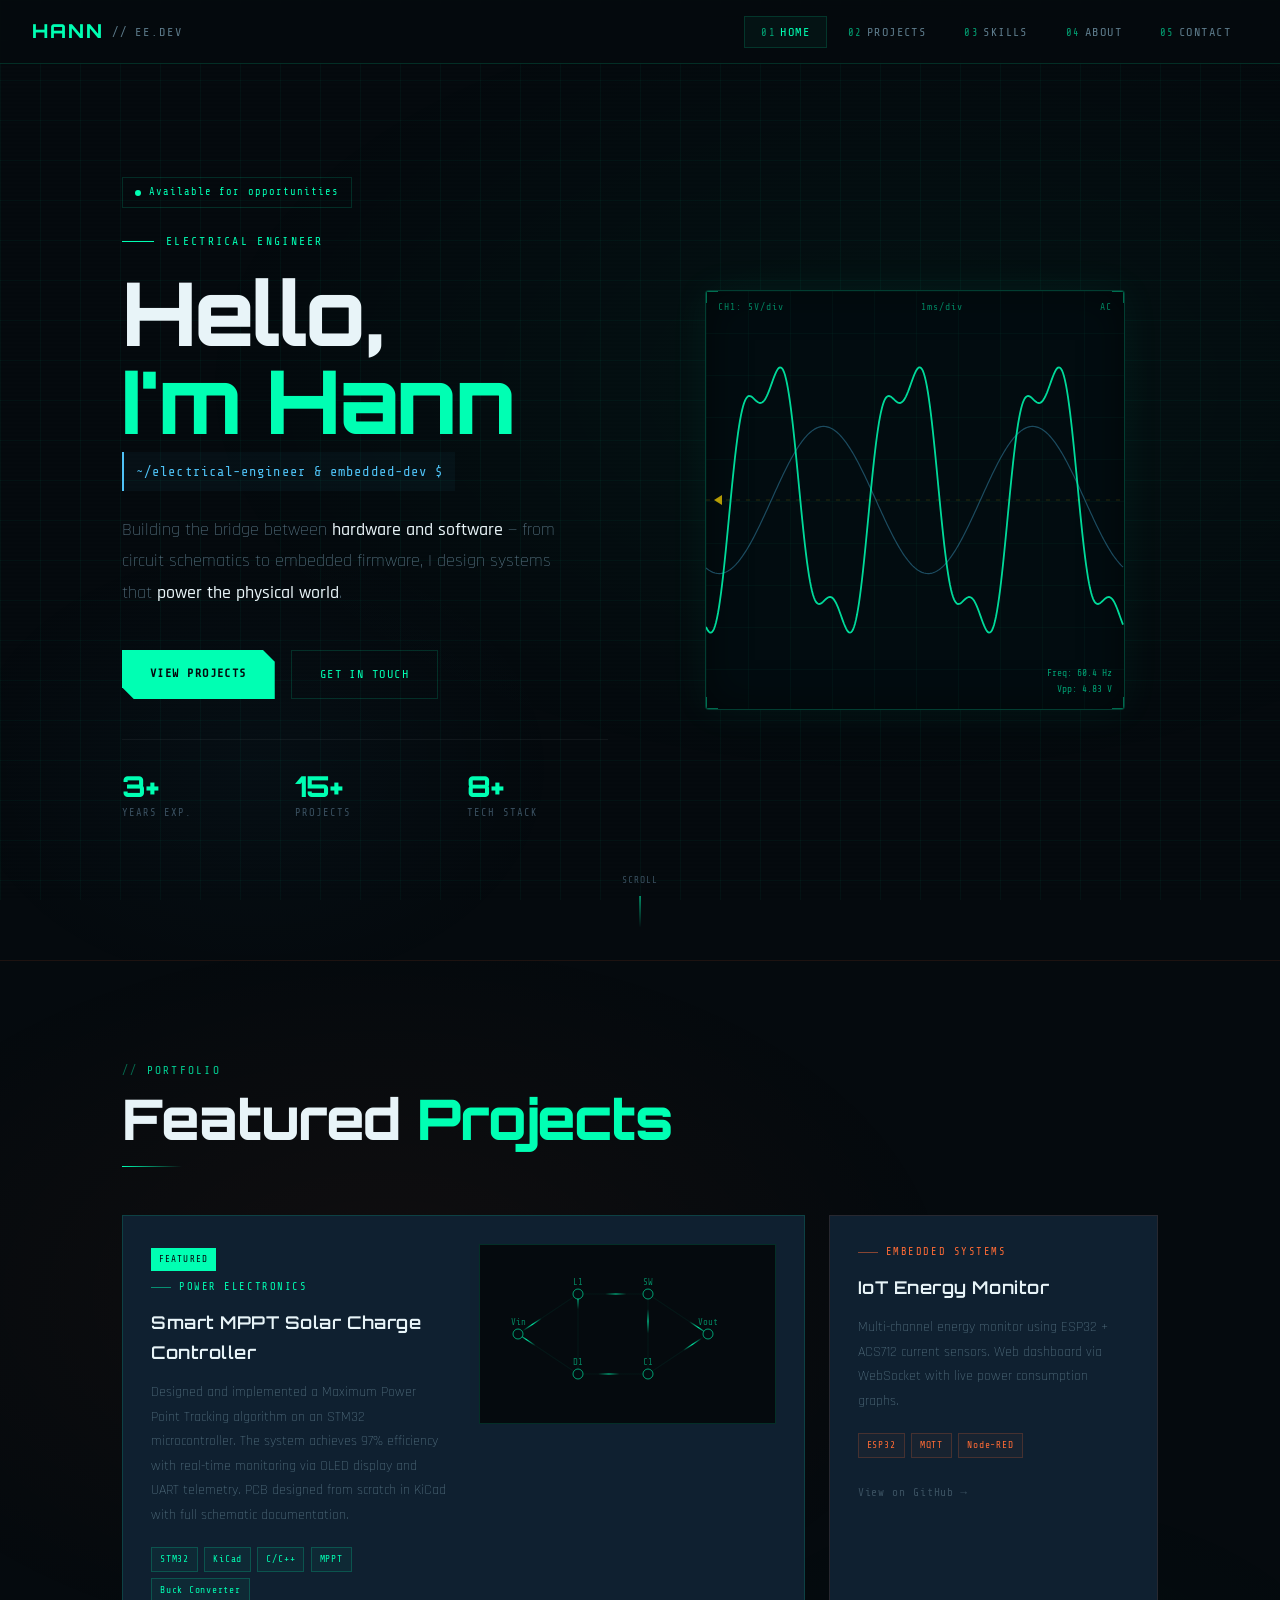
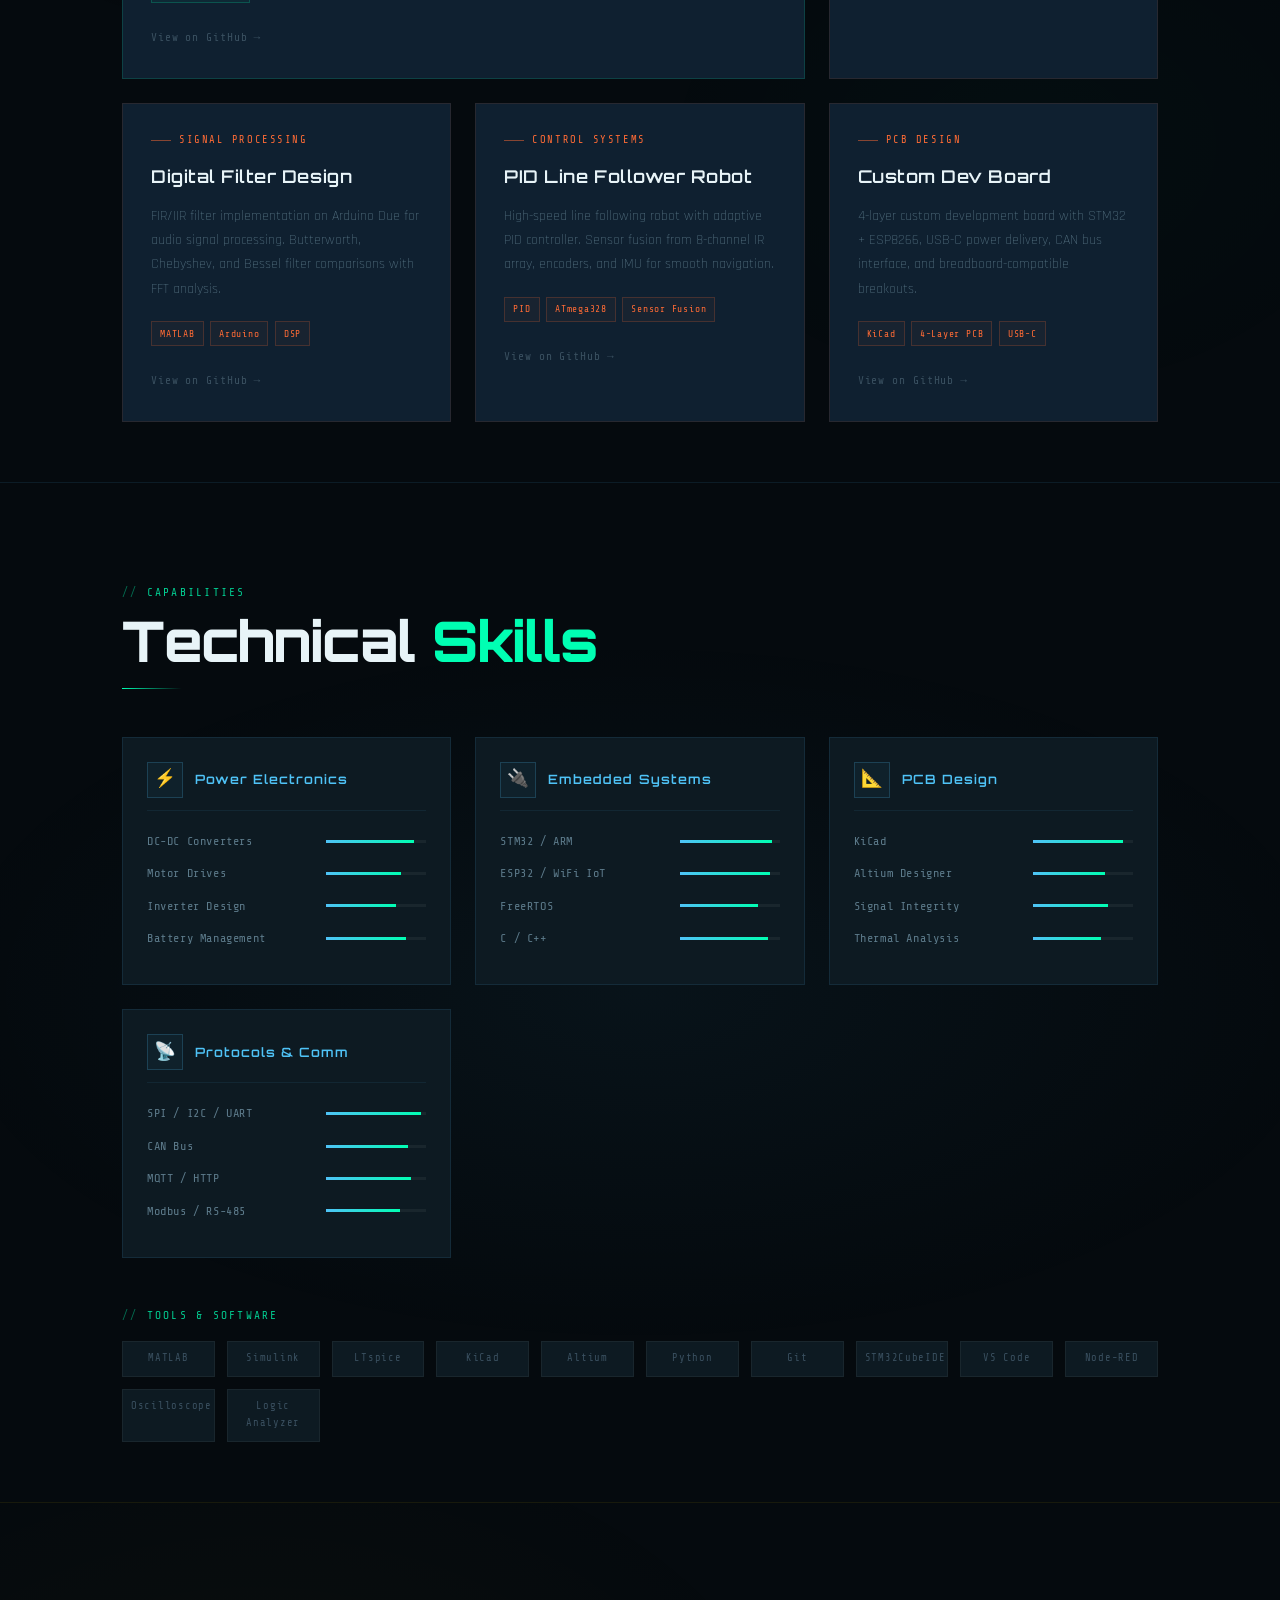
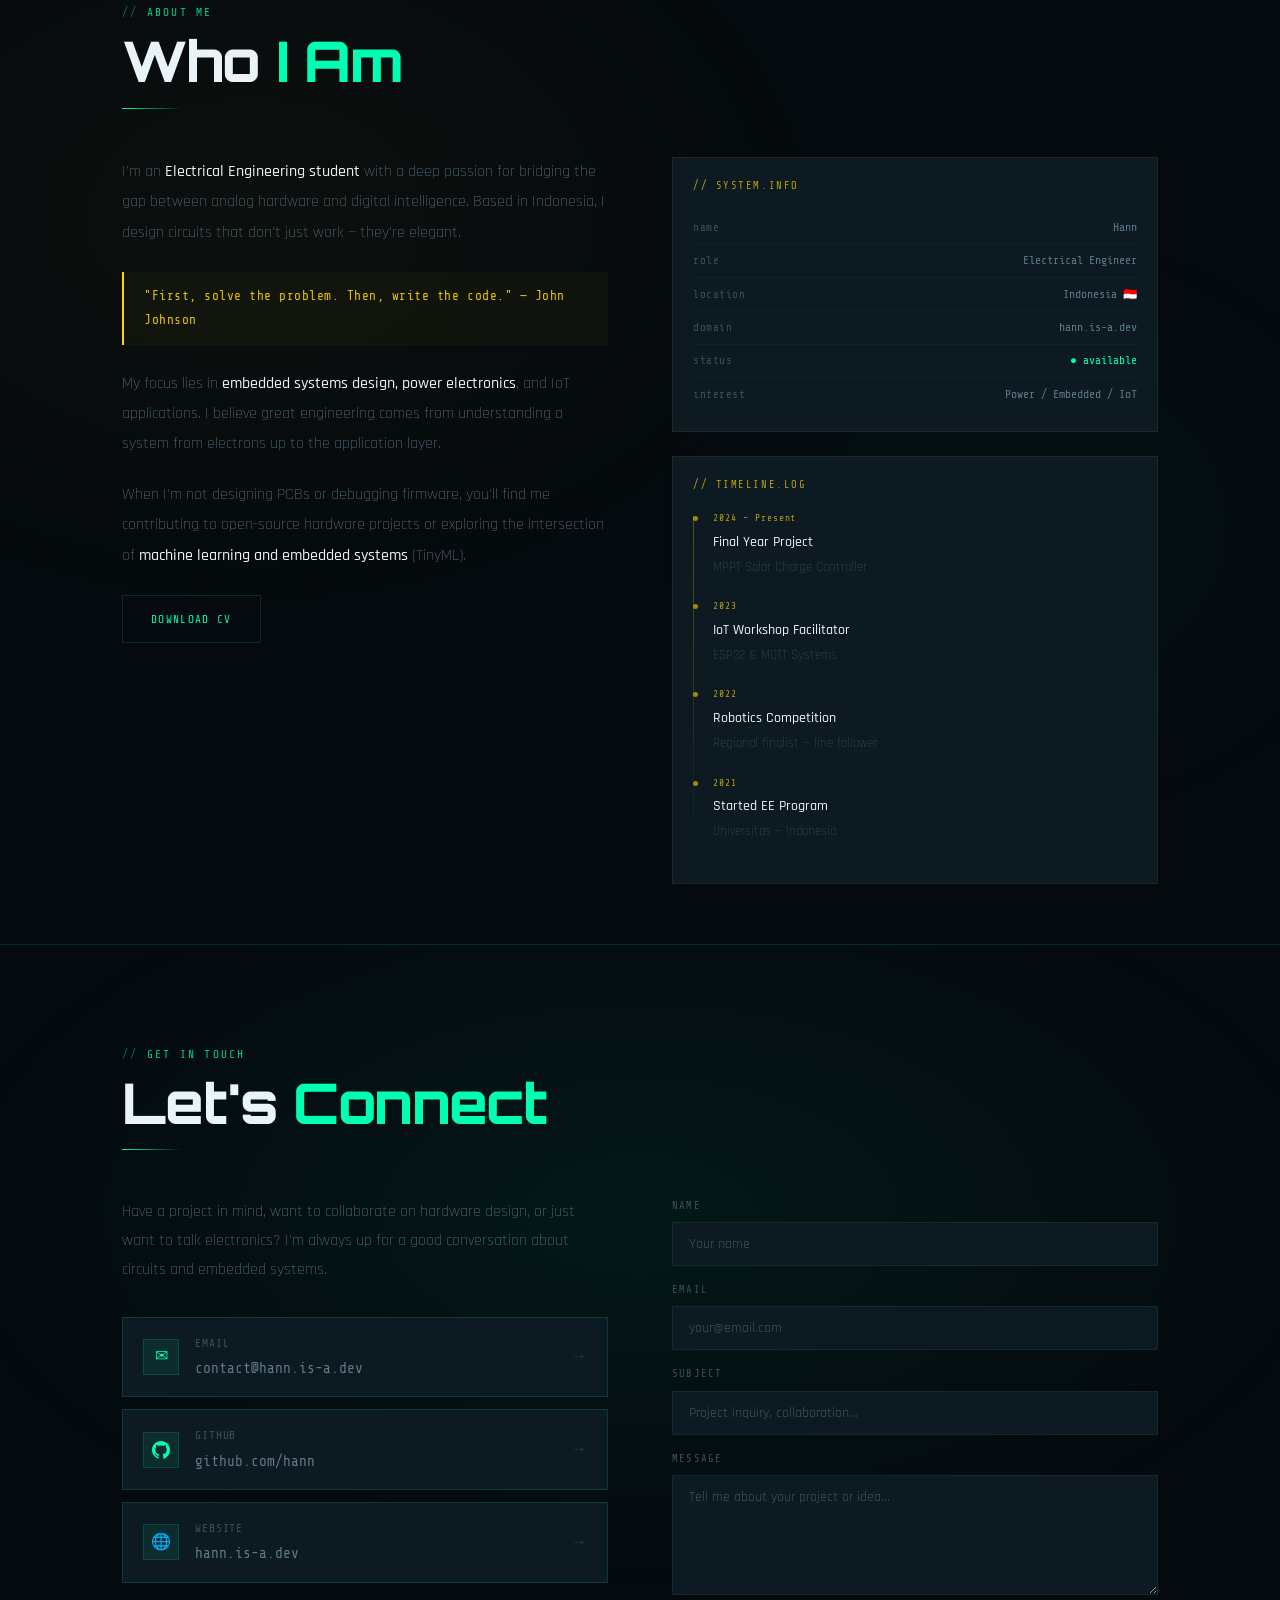
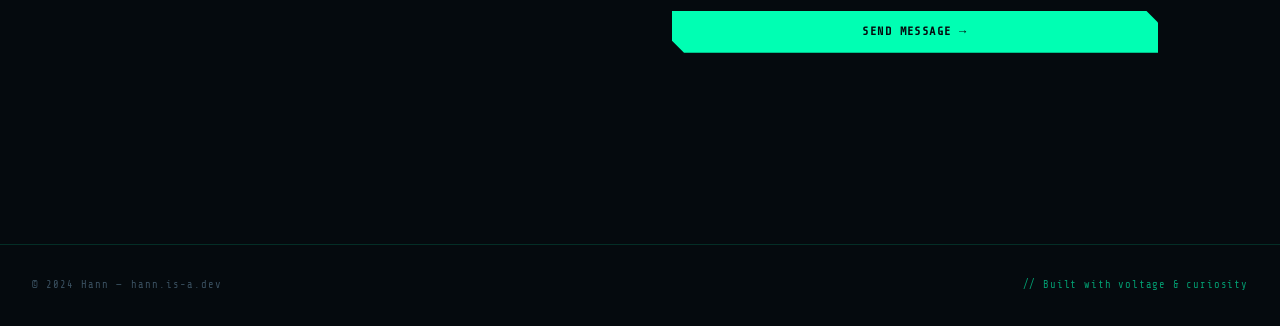
<file: index.html>
<!DOCTYPE html>
<html lang="id">
<head>
<meta charset="UTF-8">
<meta name="viewport" content="width=device-width, initial-scale=1.0">
<title>Hann — Electrical Engineer</title>
<link rel="preconnect" href="https://fonts.googleapis.com">
<link rel="preconnect" href="https://fonts.gstatic.com" crossorigin>
<link href="https://fonts.googleapis.com/css2?family=Share+Tech+Mono&family=Orbitron:wght@400;600;800&family=Rajdhani:wght@300;400;500;600&display=swap" rel="stylesheet">
<style>
  :root {
    --volt: #00FFB3;
    --volt-dim: #00cc8f;
    --plasma: #FF6B35;
    --arc: #4FC3F7;
    --warn: #FFD600;
    --bg-deep: #050A0E;
    --bg-mid: #080F14;
    --bg-panel: #0D1A22;
    --bg-card: #0F2030;
    --grid-line: rgba(0,255,179,0.04);
    --border-glow: rgba(0,255,179,0.15);
    --text-primary: #E8F4F8;
    --text-muted: #5C7A8A;
    --text-dim: #3A5060;
    --mono: 'Share Tech Mono', monospace;
    --display: 'Orbitron', sans-serif;
    --body: 'Rajdhani', sans-serif;
  }

  *, *::before, *::after { box-sizing: border-box; margin: 0; padding: 0; }

  html { scroll-behavior: smooth; }

  body {
    background: var(--bg-deep);
    color: var(--text-primary);
    font-family: var(--body);
    font-size: 16px;
    line-height: 1.7;
    overflow-x: hidden;
    cursor: crosshair;
  }

  /* ── SCHEMATIC GRID BACKGROUND ── */
  body::before {
    content: '';
    position: fixed;
    inset: 0;
    background-image:
      linear-gradient(var(--grid-line) 1px, transparent 1px),
      linear-gradient(90deg, var(--grid-line) 1px, transparent 1px);
    background-size: 40px 40px;
    pointer-events: none;
    z-index: 0;
  }

  /* ── SCANLINE OVERLAY ── */
  body::after {
    content: '';
    position: fixed;
    inset: 0;
    background: repeating-linear-gradient(
      0deg,
      transparent,
      transparent 2px,
      rgba(0,0,0,0.03) 2px,
      rgba(0,0,0,0.03) 4px
    );
    pointer-events: none;
    z-index: 1;
  }

  /* ── NAVBAR ── */
  nav {
    position: fixed;
    top: 0;
    width: 100%;
    z-index: 1000;
    background: rgba(5,10,14,0.92);
    backdrop-filter: blur(12px);
    border-bottom: 1px solid var(--border-glow);
    padding: 0 2rem;
    height: 64px;
    display: flex;
    align-items: center;
    justify-content: space-between;
  }

  .nav-logo {
    font-family: var(--display);
    font-size: 1.2rem;
    font-weight: 800;
    color: var(--volt);
    text-decoration: none;
    letter-spacing: 0.1em;
    position: relative;
  }

  .nav-logo span {
    color: var(--text-muted);
    font-weight: 400;
    font-size: 0.75rem;
    font-family: var(--mono);
    margin-left: 8px;
    vertical-align: middle;
  }

  .nav-links {
    display: flex;
    gap: 0.25rem;
    list-style: none;
    align-items: center;
  }

  .nav-links a {
    font-family: var(--mono);
    font-size: 0.75rem;
    color: var(--text-muted);
    text-decoration: none;
    padding: 0.5rem 1rem;
    letter-spacing: 0.12em;
    text-transform: uppercase;
    border: 1px solid transparent;
    transition: all 0.2s;
    position: relative;
  }

  .nav-links a::before {
    content: attr(data-num);
    color: var(--volt);
    margin-right: 4px;
    font-size: 0.65rem;
    opacity: 0.6;
  }

  .nav-links a:hover, .nav-links a.active {
    color: var(--volt);
    border-color: var(--border-glow);
    background: rgba(0,255,179,0.04);
  }

  /* Hamburger */
  .nav-toggle {
    display: none;
    flex-direction: column;
    gap: 5px;
    cursor: pointer;
    padding: 4px;
    background: none;
    border: none;
  }

  .nav-toggle span {
    display: block;
    width: 24px;
    height: 1.5px;
    background: var(--volt);
    transition: all 0.3s;
  }

  .nav-toggle.open span:nth-child(1) { transform: translateY(6.5px) rotate(45deg); }
  .nav-toggle.open span:nth-child(2) { opacity: 0; }
  .nav-toggle.open span:nth-child(3) { transform: translateY(-6.5px) rotate(-45deg); }

  .mobile-menu {
    display: none;
    position: fixed;
    top: 64px;
    left: 0;
    right: 0;
    background: rgba(5,10,14,0.98);
    border-bottom: 1px solid var(--border-glow);
    z-index: 999;
    padding: 1rem 0;
    backdrop-filter: blur(16px);
  }

  .mobile-menu.open { display: block; }

  .mobile-menu a {
    display: flex;
    align-items: center;
    gap: 12px;
    padding: 0.85rem 2rem;
    font-family: var(--mono);
    font-size: 0.8rem;
    letter-spacing: 0.1em;
    text-transform: uppercase;
    color: var(--text-muted);
    text-decoration: none;
    border-left: 2px solid transparent;
    transition: all 0.2s;
  }

  .mobile-menu a:hover {
    color: var(--volt);
    border-left-color: var(--volt);
    background: rgba(0,255,179,0.04);
    padding-left: 2.5rem;
  }

  .mobile-menu a span {
    color: var(--volt);
    font-size: 0.65rem;
    opacity: 0.7;
  }

  /* ── SECTIONS ── */
  section {
    min-height: 100vh;
    padding: 100px 0 60px;
    position: relative;
    z-index: 2;
    transition: background 0.6s ease;
  }

  .container {
    max-width: 1100px;
    margin: 0 auto;
    padding: 0 2rem;
  }

  /* ── SECTION BACKGROUNDS ── */
  #home {
    background: radial-gradient(ellipse 80% 60% at 70% 40%, rgba(0,255,179,0.04) 0%, transparent 70%),
                radial-gradient(ellipse 40% 40% at 20% 80%, rgba(79,195,247,0.03) 0%, transparent 60%);
  }

  #projects {
    background: radial-gradient(ellipse 70% 50% at 30% 30%, rgba(255,107,53,0.05) 0%, transparent 65%),
                radial-gradient(ellipse 50% 40% at 80% 70%, rgba(0,255,179,0.02) 0%, transparent 60%);
    border-top: 1px solid rgba(255,107,53,0.1);
  }

  #skills {
    background: radial-gradient(ellipse 80% 50% at 50% 50%, rgba(79,195,247,0.05) 0%, transparent 70%);
    border-top: 1px solid rgba(79,195,247,0.1);
  }

  #about {
    background: radial-gradient(ellipse 70% 60% at 20% 30%, rgba(255,214,0,0.03) 0%, transparent 65%),
                radial-gradient(ellipse 50% 50% at 80% 60%, rgba(0,255,179,0.03) 0%, transparent 60%);
    border-top: 1px solid rgba(255,214,0,0.08);
  }

  #contact {
    background: radial-gradient(ellipse 80% 60% at 50% 30%, rgba(0,255,179,0.06) 0%, transparent 70%);
    border-top: 1px solid var(--border-glow);
  }

  /* ── SECTION HEADER ── */
  .section-tag {
    font-family: var(--mono);
    font-size: 0.7rem;
    color: var(--volt);
    letter-spacing: 0.2em;
    text-transform: uppercase;
    margin-bottom: 0.5rem;
    opacity: 0.8;
  }

  .section-tag::before { content: '// '; opacity: 0.5; }

  .section-title {
    font-family: var(--display);
    font-size: clamp(2rem, 5vw, 3.5rem);
    font-weight: 800;
    letter-spacing: -0.02em;
    color: var(--text-primary);
    line-height: 1.1;
    margin-bottom: 1rem;
  }

  .section-title .accent { color: var(--volt); }

  .section-line {
    width: 60px;
    height: 1px;
    background: linear-gradient(90deg, var(--volt), transparent);
    margin-bottom: 3rem;
  }

  /* ── HOME SECTION ── */
  .hero {
    display: grid;
    grid-template-columns: 1fr 1fr;
    gap: 4rem;
    align-items: center;
    min-height: calc(100vh - 100px);
  }

  .hero-label {
    font-family: var(--mono);
    font-size: 0.72rem;
    color: var(--volt);
    letter-spacing: 0.2em;
    text-transform: uppercase;
    margin-bottom: 1rem;
    display: flex;
    align-items: center;
    gap: 12px;
  }

  .hero-label::before {
    content: '';
    width: 32px;
    height: 1px;
    background: var(--volt);
    display: inline-block;
  }

  .hero-name {
    font-family: var(--display);
    font-size: clamp(3rem, 7vw, 5.5rem);
    font-weight: 800;
    line-height: 1;
    letter-spacing: -0.03em;
    margin-bottom: 0.5rem;
  }

  .hero-name .line1 { color: var(--text-primary); display: block; }
  .hero-name .line2 {
    color: var(--volt);
    display: block;
    position: relative;
  }

  .hero-title {
    font-family: var(--mono);
    font-size: 0.85rem;
    color: var(--arc);
    letter-spacing: 0.08em;
    margin-bottom: 1.5rem;
    padding: 0.5rem 0.75rem;
    border-left: 2px solid var(--arc);
    background: rgba(79,195,247,0.04);
    display: inline-block;
  }

  .hero-desc {
    font-size: 1.1rem;
    color: var(--text-muted);
    line-height: 1.8;
    max-width: 460px;
    margin-bottom: 2.5rem;
    font-weight: 300;
  }

  .hero-desc strong { color: var(--text-primary); font-weight: 500; }

  .hero-btns {
    display: flex;
    gap: 1rem;
    flex-wrap: wrap;
  }

  .btn-primary {
    font-family: var(--mono);
    font-size: 0.75rem;
    letter-spacing: 0.12em;
    text-transform: uppercase;
    color: var(--bg-deep);
    background: var(--volt);
    border: none;
    padding: 0.85rem 1.75rem;
    text-decoration: none;
    cursor: pointer;
    transition: all 0.2s;
    clip-path: polygon(0 0, calc(100% - 12px) 0, 100% 12px, 100% 100%, 12px 100%, 0 calc(100% - 12px));
    font-weight: 600;
  }

  .btn-primary:hover {
    background: #fff;
    transform: translateY(-2px);
    box-shadow: 0 8px 24px rgba(0,255,179,0.3);
  }

  .btn-outline {
    font-family: var(--mono);
    font-size: 0.75rem;
    letter-spacing: 0.12em;
    text-transform: uppercase;
    color: var(--volt);
    background: transparent;
    border: 1px solid var(--border-glow);
    padding: 0.85rem 1.75rem;
    text-decoration: none;
    cursor: pointer;
    transition: all 0.2s;
  }

  .btn-outline:hover {
    border-color: var(--volt);
    background: rgba(0,255,179,0.06);
    transform: translateY(-2px);
  }

  /* OSCILLOSCOPE */
  .hero-visual {
    position: relative;
    height: 420px;
    display: flex;
    align-items: center;
    justify-content: center;
  }

  .scope-frame {
    width: 100%;
    max-width: 420px;
    aspect-ratio: 1;
    border: 1px solid rgba(0,255,179,0.2);
    border-radius: 4px;
    position: relative;
    overflow: hidden;
    background: #020C10;
    box-shadow:
      0 0 40px rgba(0,255,179,0.06),
      inset 0 0 40px rgba(0,0,0,0.5);
  }

  .scope-frame::before {
    content: '';
    position: absolute;
    inset: 0;
    background-image:
      linear-gradient(rgba(0,255,179,0.03) 1px, transparent 1px),
      linear-gradient(90deg, rgba(0,255,179,0.03) 1px, transparent 1px);
    background-size: 42px 42px;
    pointer-events: none;
  }

  .scope-labels {
    position: absolute;
    top: 0;
    left: 0;
    right: 0;
    display: flex;
    justify-content: space-between;
    padding: 8px 12px;
    z-index: 10;
  }

  .scope-labels span {
    font-family: var(--mono);
    font-size: 0.6rem;
    color: var(--volt);
    opacity: 0.5;
    letter-spacing: 0.1em;
  }

  .scope-corner {
    position: absolute;
    width: 12px;
    height: 12px;
    border-color: var(--volt);
    border-style: solid;
    opacity: 0.4;
  }

  .scope-corner.tl { top: 0; left: 0; border-width: 1px 0 0 1px; }
  .scope-corner.tr { top: 0; right: 0; border-width: 1px 1px 0 0; }
  .scope-corner.bl { bottom: 0; left: 0; border-width: 0 0 1px 1px; }
  .scope-corner.br { bottom: 0; right: 0; border-width: 0 1px 1px 0; }

  .scope-canvas {
    width: 100%;
    height: 100%;
  }

  .scope-readout {
    position: absolute;
    bottom: 12px;
    right: 12px;
    font-family: var(--mono);
    font-size: 0.6rem;
    color: var(--volt);
    opacity: 0.6;
    text-align: right;
    line-height: 1.6;
  }

  /* Hero stats */
  .hero-stats {
    display: flex;
    gap: 2rem;
    margin-top: 2.5rem;
    padding-top: 2rem;
    border-top: 1px solid rgba(255,255,255,0.05);
  }

  .stat-item {
    flex: 1;
  }

  .stat-num {
    font-family: var(--display);
    font-size: 1.8rem;
    font-weight: 800;
    color: var(--volt);
    line-height: 1;
    margin-bottom: 0.25rem;
  }

  .stat-label {
    font-family: var(--mono);
    font-size: 0.65rem;
    color: var(--text-dim);
    letter-spacing: 0.1em;
    text-transform: uppercase;
  }

  /* Status dot */
  .status-badge {
    display: inline-flex;
    align-items: center;
    gap: 8px;
    font-family: var(--mono);
    font-size: 0.65rem;
    color: var(--volt);
    letter-spacing: 0.1em;
    padding: 0.35rem 0.75rem;
    border: 1px solid rgba(0,255,179,0.15);
    margin-bottom: 1.5rem;
  }

  .status-dot {
    width: 6px;
    height: 6px;
    border-radius: 50%;
    background: var(--volt);
    animation: pulse 2s infinite;
  }

  @keyframes pulse {
    0%, 100% { opacity: 1; box-shadow: 0 0 0 0 rgba(0,255,179,0.4); }
    50% { opacity: 0.7; box-shadow: 0 0 0 4px rgba(0,255,179,0); }
  }

  /* ── PROJECTS ── */
  .projects-grid {
    display: grid;
    grid-template-columns: repeat(auto-fit, minmax(300px, 1fr));
    gap: 1.5rem;
  }

  .project-card {
    background: var(--bg-card);
    border: 1px solid rgba(255,107,53,0.1);
    padding: 1.75rem;
    position: relative;
    transition: all 0.3s;
    overflow: hidden;
    cursor: pointer;
  }

  .project-card::before {
    content: '';
    position: absolute;
    top: 0;
    left: 0;
    right: 0;
    height: 2px;
    background: linear-gradient(90deg, var(--plasma), transparent);
    transform: scaleX(0);
    transform-origin: left;
    transition: transform 0.3s;
  }

  .project-card:hover::before { transform: scaleX(1); }

  .project-card::after {
    content: '';
    position: absolute;
    inset: 0;
    background: radial-gradient(ellipse at top left, rgba(255,107,53,0.04), transparent 60%);
    opacity: 0;
    transition: opacity 0.3s;
  }

  .project-card:hover::after { opacity: 1; }
  .project-card:hover { border-color: rgba(255,107,53,0.3); transform: translateY(-4px); }

  .project-type {
    font-family: var(--mono);
    font-size: 0.65rem;
    color: var(--plasma);
    letter-spacing: 0.15em;
    text-transform: uppercase;
    margin-bottom: 0.75rem;
    display: flex;
    align-items: center;
    gap: 8px;
  }

  .project-type::before {
    content: '';
    width: 20px;
    height: 1px;
    background: var(--plasma);
    opacity: 0.5;
  }

  .project-title {
    font-family: var(--display);
    font-size: 1.1rem;
    font-weight: 600;
    color: var(--text-primary);
    margin-bottom: 0.75rem;
    letter-spacing: 0.03em;
  }

  .project-desc {
    font-size: 0.9rem;
    color: var(--text-muted);
    line-height: 1.7;
    margin-bottom: 1.25rem;
    font-weight: 300;
  }

  .project-tags {
    display: flex;
    flex-wrap: wrap;
    gap: 0.4rem;
    margin-bottom: 1.25rem;
  }

  .tag {
    font-family: var(--mono);
    font-size: 0.6rem;
    color: var(--plasma);
    border: 1px solid rgba(255,107,53,0.2);
    padding: 0.2rem 0.5rem;
    letter-spacing: 0.08em;
    background: rgba(255,107,53,0.04);
  }

  .project-link {
    font-family: var(--mono);
    font-size: 0.7rem;
    color: var(--text-dim);
    text-decoration: none;
    letter-spacing: 0.08em;
    display: inline-flex;
    align-items: center;
    gap: 6px;
    transition: color 0.2s;
  }

  .project-link:hover { color: var(--plasma); }

  .project-link::after { content: ' →'; }

  /* Featured project */
  .project-card.featured {
    grid-column: span 2;
    border-color: rgba(0,255,179,0.15);
    display: grid;
    grid-template-columns: 1fr 1fr;
    gap: 2rem;
    align-items: start;
  }

  .project-card.featured::before {
    background: linear-gradient(90deg, var(--volt), transparent);
  }

  .project-card.featured:hover { border-color: rgba(0,255,179,0.4); }
  .project-card.featured .project-type { color: var(--volt); }
  .project-card.featured .project-type::before { background: var(--volt); }
  .project-card.featured .tag { color: var(--volt); border-color: rgba(0,255,179,0.2); background: rgba(0,255,179,0.04); }
  .project-card.featured .project-link:hover { color: var(--volt); }

  .project-badge {
    font-family: var(--mono);
    font-size: 0.58rem;
    letter-spacing: 0.12em;
    text-transform: uppercase;
    color: var(--bg-deep);
    background: var(--volt);
    padding: 0.2rem 0.5rem;
    margin-bottom: 0.5rem;
    display: inline-block;
  }

  .project-schematic {
    background: var(--bg-deep);
    border: 1px solid var(--border-glow);
    padding: 1rem;
    height: 180px;
    position: relative;
    overflow: hidden;
    display: flex;
    align-items: center;
    justify-content: center;
  }

  /* ── SKILLS ── */
  .skills-grid {
    display: grid;
    grid-template-columns: repeat(auto-fit, minmax(260px, 1fr));
    gap: 1.5rem;
    margin-bottom: 3rem;
  }

  .skill-category {
    background: var(--bg-panel);
    border: 1px solid rgba(79,195,247,0.1);
    padding: 1.5rem;
    transition: all 0.3s;
  }

  .skill-category:hover {
    border-color: rgba(79,195,247,0.3);
    background: var(--bg-card);
  }

  .skill-cat-header {
    display: flex;
    align-items: center;
    gap: 12px;
    margin-bottom: 1.25rem;
    padding-bottom: 0.75rem;
    border-bottom: 1px solid rgba(79,195,247,0.08);
  }

  .skill-icon {
    width: 36px;
    height: 36px;
    border: 1px solid rgba(79,195,247,0.2);
    display: flex;
    align-items: center;
    justify-content: center;
    font-size: 1.1rem;
    background: rgba(79,195,247,0.04);
    flex-shrink: 0;
  }

  .skill-cat-name {
    font-family: var(--display);
    font-size: 0.8rem;
    font-weight: 600;
    color: var(--arc);
    letter-spacing: 0.08em;
  }

  .skill-item {
    display: flex;
    align-items: center;
    justify-content: space-between;
    margin-bottom: 0.75rem;
  }

  .skill-name {
    font-family: var(--mono);
    font-size: 0.75rem;
    color: var(--text-muted);
    letter-spacing: 0.05em;
  }

  .skill-bar-wrap {
    width: 100px;
    height: 3px;
    background: rgba(255,255,255,0.05);
    position: relative;
    overflow: hidden;
  }

  .skill-bar {
    height: 100%;
    background: linear-gradient(90deg, var(--arc), var(--volt));
    position: relative;
    transform-origin: left;
    animation: barGrow 1.2s ease forwards;
    transform: scaleX(0);
  }

  @keyframes barGrow {
    to { transform: scaleX(1); }
  }

  /* Tools grid */
  .tools-grid {
    display: grid;
    grid-template-columns: repeat(auto-fit, minmax(90px, 1fr));
    gap: 0.75rem;
  }

  .tool-chip {
    font-family: var(--mono);
    font-size: 0.65rem;
    color: var(--text-dim);
    border: 1px solid rgba(255,255,255,0.05);
    padding: 0.5rem 0.5rem;
    text-align: center;
    letter-spacing: 0.07em;
    transition: all 0.2s;
    background: var(--bg-panel);
  }

  .tool-chip:hover {
    color: var(--arc);
    border-color: rgba(79,195,247,0.25);
    background: rgba(79,195,247,0.04);
  }

  /* ── ABOUT ── */
  .about-grid {
    display: grid;
    grid-template-columns: 1fr 1fr;
    gap: 4rem;
    align-items: start;
  }

  .about-text p {
    font-size: 1rem;
    color: var(--text-muted);
    line-height: 1.9;
    margin-bottom: 1.25rem;
    font-weight: 300;
  }

  .about-text p strong { color: var(--text-primary); font-weight: 500; }

  .about-quote {
    border-left: 2px solid var(--warn);
    padding: 0.75rem 1.25rem;
    background: rgba(255,214,0,0.03);
    margin: 1.5rem 0;
  }

  .about-quote p {
    font-family: var(--mono);
    font-size: 0.8rem;
    color: var(--warn);
    margin: 0;
    letter-spacing: 0.04em;
    opacity: 0.9;
  }

  .about-sidebar {
    display: flex;
    flex-direction: column;
    gap: 1.5rem;
  }

  .info-panel {
    background: var(--bg-panel);
    border: 1px solid rgba(255,214,0,0.08);
    padding: 1.25rem;
  }

  .info-panel-title {
    font-family: var(--mono);
    font-size: 0.65rem;
    color: var(--warn);
    letter-spacing: 0.15em;
    text-transform: uppercase;
    margin-bottom: 1rem;
    opacity: 0.7;
  }

  .info-row {
    display: flex;
    justify-content: space-between;
    align-items: baseline;
    padding: 0.4rem 0;
    border-bottom: 1px solid rgba(255,255,255,0.03);
  }

  .info-row:last-child { border-bottom: none; }

  .info-key {
    font-family: var(--mono);
    font-size: 0.68rem;
    color: var(--text-dim);
    letter-spacing: 0.05em;
  }

  .info-val {
    font-family: var(--mono);
    font-size: 0.72rem;
    color: var(--text-muted);
  }

  .timeline {
    position: relative;
    padding-left: 1.25rem;
  }

  .timeline::before {
    content: '';
    position: absolute;
    left: 0;
    top: 6px;
    bottom: 0;
    width: 1px;
    background: linear-gradient(180deg, var(--warn), transparent);
    opacity: 0.3;
  }

  .timeline-item {
    position: relative;
    margin-bottom: 1.25rem;
  }

  .timeline-item::before {
    content: '';
    position: absolute;
    left: -1.25rem;
    top: 6px;
    width: 5px;
    height: 5px;
    background: var(--warn);
    border-radius: 50%;
    opacity: 0.6;
  }

  .timeline-year {
    font-family: var(--mono);
    font-size: 0.6rem;
    color: var(--warn);
    letter-spacing: 0.1em;
    opacity: 0.7;
    margin-bottom: 0.2rem;
  }

  .timeline-title {
    font-size: 0.9rem;
    color: var(--text-primary);
    font-weight: 500;
    margin-bottom: 0.15rem;
  }

  .timeline-sub {
    font-size: 0.8rem;
    color: var(--text-dim);
    font-weight: 300;
  }

  /* ── CONTACT ── */
  .contact-grid {
    display: grid;
    grid-template-columns: 1fr 1fr;
    gap: 4rem;
    align-items: start;
  }

  .contact-intro {
    font-size: 1rem;
    color: var(--text-muted);
    line-height: 1.8;
    margin-bottom: 2rem;
    font-weight: 300;
  }

  .contact-btns {
    display: flex;
    flex-direction: column;
    gap: 0.75rem;
  }

  .contact-btn {
    display: flex;
    align-items: center;
    gap: 1rem;
    padding: 1rem 1.25rem;
    background: var(--bg-panel);
    border: 1px solid var(--border-glow);
    text-decoration: none;
    transition: all 0.25s;
    color: var(--text-muted);
    position: relative;
    overflow: hidden;
  }

  .contact-btn::before {
    content: '';
    position: absolute;
    inset: 0;
    background: linear-gradient(90deg, rgba(0,255,179,0.06), transparent);
    transform: translateX(-100%);
    transition: transform 0.3s;
  }

  .contact-btn:hover::before { transform: translateX(0); }
  .contact-btn:hover { border-color: var(--volt); color: var(--text-primary); }

  .contact-btn-icon {
    width: 36px;
    height: 36px;
    background: rgba(0,255,179,0.08);
    border: 1px solid var(--border-glow);
    display: flex;
    align-items: center;
    justify-content: center;
    font-size: 1rem;
    flex-shrink: 0;
    color: var(--volt);
    transition: all 0.2s;
  }

  .contact-btn:hover .contact-btn-icon {
    background: var(--volt);
    color: var(--bg-deep);
  }

  .contact-btn-label {
    font-family: var(--mono);
    font-size: 0.7rem;
    color: var(--text-dim);
    letter-spacing: 0.08em;
    text-transform: uppercase;
    margin-bottom: 0.2rem;
  }

  .contact-btn-value {
    font-size: 0.9rem;
    color: var(--text-muted);
    font-weight: 400;
    font-family: var(--mono);
  }

  .contact-btn:hover .contact-btn-value { color: var(--volt); }

  .contact-btn-arrow {
    margin-left: auto;
    font-size: 1rem;
    opacity: 0.3;
    transition: all 0.2s;
  }

  .contact-btn:hover .contact-btn-arrow {
    opacity: 1;
    transform: translateX(4px);
    color: var(--volt);
  }

  /* Contact form */
  .contact-form {
    display: flex;
    flex-direction: column;
    gap: 1rem;
  }

  .form-group {
    display: flex;
    flex-direction: column;
    gap: 0.4rem;
  }

  .form-label {
    font-family: var(--mono);
    font-size: 0.65rem;
    color: var(--text-dim);
    letter-spacing: 0.12em;
    text-transform: uppercase;
  }

  .form-input,
  .form-textarea {
    background: var(--bg-panel);
    border: 1px solid rgba(0,255,179,0.08);
    color: var(--text-primary);
    font-family: var(--body);
    font-size: 0.9rem;
    padding: 0.75rem 1rem;
    outline: none;
    transition: all 0.2s;
    width: 100%;
  }

  .form-input:focus,
  .form-textarea:focus {
    border-color: rgba(0,255,179,0.3);
    background: rgba(0,255,179,0.02);
    box-shadow: 0 0 0 1px rgba(0,255,179,0.1);
  }

  .form-textarea {
    resize: vertical;
    min-height: 120px;
    font-family: var(--body);
  }

  .form-input::placeholder,
  .form-textarea::placeholder { color: var(--text-dim); font-size: 0.85rem; }

  /* ── FOOTER ── */
  footer {
    position: relative;
    z-index: 2;
    border-top: 1px solid var(--border-glow);
    padding: 2rem;
    display: flex;
    align-items: center;
    justify-content: space-between;
    flex-wrap: wrap;
    gap: 1rem;
  }

  .footer-copy {
    font-family: var(--mono);
    font-size: 0.65rem;
    color: var(--text-dim);
    letter-spacing: 0.1em;
  }

  .footer-sig {
    font-family: var(--mono);
    font-size: 0.65rem;
    color: var(--volt);
    letter-spacing: 0.08em;
    opacity: 0.6;
  }

  /* ── PCB TRACE DECORATION ── */
  .pcb-corner {
    position: absolute;
    width: 60px;
    height: 60px;
    opacity: 0.15;
    pointer-events: none;
  }

  .pcb-corner.top-right {
    top: 24px;
    right: 24px;
  }

  /* ── ANIMATIONS ── */
  .fade-up {
    opacity: 0;
    transform: translateY(20px);
    animation: fadeUp 0.7s forwards;
  }

  @keyframes fadeUp {
    to { opacity: 1; transform: translateY(0); }
  }

  .fade-up:nth-child(1) { animation-delay: 0.1s; }
  .fade-up:nth-child(2) { animation-delay: 0.2s; }
  .fade-up:nth-child(3) { animation-delay: 0.3s; }
  .fade-up:nth-child(4) { animation-delay: 0.4s; }

  /* ── RESPONSIVE ── */
  @media (max-width: 900px) {
    .hero { grid-template-columns: 1fr; gap: 2rem; }
    .hero-visual { display: none; }
    .about-grid { grid-template-columns: 1fr; gap: 2.5rem; }
    .contact-grid { grid-template-columns: 1fr; gap: 2.5rem; }
    .project-card.featured { grid-column: span 1; grid-template-columns: 1fr; }
    .hero-stats { gap: 1.5rem; }
  }

  @media (max-width: 768px) {
    .nav-links { display: none; }
    .nav-toggle { display: flex; }
    section { padding: 90px 0 40px; }
    .section-title { font-size: 2rem; }
    .hero-name { font-size: 3rem; }
    .projects-grid { grid-template-columns: 1fr; }
    .skills-grid { grid-template-columns: 1fr 1fr; }
    .hero-btns { flex-direction: column; }
    .btn-primary, .btn-outline { text-align: center; justify-content: center; }
  }

  @media (max-width: 480px) {
    nav { padding: 0 1.25rem; }
    .container { padding: 0 1.25rem; }
    .skills-grid { grid-template-columns: 1fr; }
    .hero-stats { gap: 1rem; }
    .stat-num { font-size: 1.4rem; }
  }

  /* Scroll indicator */
  .scroll-hint {
    position: absolute;
    bottom: 2rem;
    left: 50%;
    transform: translateX(-50%);
    font-family: var(--mono);
    font-size: 0.6rem;
    color: var(--text-dim);
    letter-spacing: 0.12em;
    display: flex;
    flex-direction: column;
    align-items: center;
    gap: 8px;
    opacity: 0;
    animation: fadeIn 1s 1.5s forwards;
  }

  @keyframes fadeIn { to { opacity: 1; } }

  .scroll-hint::after {
    content: '';
    width: 1px;
    height: 32px;
    background: linear-gradient(180deg, var(--volt), transparent);
    animation: scrollLine 1.5s infinite;
  }

  @keyframes scrollLine {
    0% { opacity: 0; transform: scaleY(0); transform-origin: top; }
    50% { opacity: 1; transform: scaleY(1); }
    100% { opacity: 0; transform: scaleY(1); transform-origin: bottom; }
  }

  /* Progress bar top */
  #progress {
    position: fixed;
    top: 0;
    left: 0;
    height: 2px;
    background: linear-gradient(90deg, var(--volt), var(--arc));
    z-index: 2000;
    transition: width 0.1s linear;
  }
</style>
</head>
<body>

<!-- Progress bar -->
<div id="progress" style="width: 0%"></div>

<!-- NAVBAR -->
<nav>
  <a href="#home" class="nav-logo">
    HANN<span>// EE.DEV</span>
  </a>

  <ul class="nav-links" id="navLinks">
    <li><a href="#home" data-num="01" class="active">Home</a></li>
    <li><a href="#projects" data-num="02">Projects</a></li>
    <li><a href="#skills" data-num="03">Skills</a></li>
    <li><a href="#about" data-num="04">About</a></li>
    <li><a href="#contact" data-num="05">Contact</a></li>
  </ul>

  <button class="nav-toggle" id="navToggle" aria-label="Toggle menu">
    <span></span><span></span><span></span>
  </button>
</nav>

<!-- MOBILE MENU -->
<div class="mobile-menu" id="mobileMenu">
  <a href="#home" onclick="closeMobile()"><span>01</span>Home</a>
  <a href="#projects" onclick="closeMobile()"><span>02</span>Projects</a>
  <a href="#skills" onclick="closeMobile()"><span>03</span>Skills</a>
  <a href="#about" onclick="closeMobile()"><span>04</span>About</a>
  <a href="#contact" onclick="closeMobile()"><span>05</span>Contact</a>
</div>

<!-- ══════════════════════════════════════ -->
<!-- HOME -->
<!-- ══════════════════════════════════════ -->
<section id="home">
  <div class="container">
    <div class="hero">
      <div class="hero-content">
        <div class="status-badge fade-up">
          <div class="status-dot"></div>
          Available for opportunities
        </div>

        <div class="hero-label fade-up">Electrical Engineer</div>

        <h1 class="hero-name fade-up">
          <span class="line1">Hello,</span>
          <span class="line2">I'm Hann</span>
        </h1>

        <div class="hero-title fade-up">~/electrical-engineer &amp; embedded-dev $</div>

        <p class="hero-desc fade-up">
          Building the bridge between <strong>hardware and software</strong> —
          from circuit schematics to embedded firmware, I design systems that
          <strong>power the physical world</strong>.
        </p>

        <div class="hero-btns fade-up">
          <a href="#projects" class="btn-primary">View Projects</a>
          <a href="#contact" class="btn-outline">Get In Touch</a>
        </div>

        <div class="hero-stats fade-up">
          <div class="stat-item">
            <div class="stat-num">3+</div>
            <div class="stat-label">Years Exp.</div>
          </div>
          <div class="stat-item">
            <div class="stat-num">15+</div>
            <div class="stat-label">Projects</div>
          </div>
          <div class="stat-item">
            <div class="stat-num">8+</div>
            <div class="stat-label">Tech Stack</div>
          </div>
        </div>
      </div>

      <!-- OSCILLOSCOPE -->
      <div class="hero-visual">
        <div class="scope-frame">
          <div class="scope-corner tl"></div>
          <div class="scope-corner tr"></div>
          <div class="scope-corner bl"></div>
          <div class="scope-corner br"></div>
          <div class="scope-labels">
            <span>CH1: 5V/div</span>
            <span>1ms/div</span>
            <span>AC</span>
          </div>
          <canvas class="scope-canvas" id="scopeCanvas"></canvas>
          <div class="scope-readout">
            <div>Freq: <span id="freqOut">—</span> Hz</div>
            <div>Vpp: <span id="vppOut">—</span> V</div>
          </div>
        </div>
      </div>
    </div>
  </div>

  <div class="scroll-hint">SCROLL</div>
</section>

<!-- ══════════════════════════════════════ -->
<!-- PROJECTS -->
<!-- ══════════════════════════════════════ -->
<section id="projects">
  <div class="container">
    <div class="section-tag">portfolio</div>
    <h2 class="section-title">Featured <span class="accent">Projects</span></h2>
    <div class="section-line"></div>

    <div class="projects-grid">

      <!-- Featured -->
      <div class="project-card featured">
        <div>
          <div class="project-badge">Featured</div>
          <div class="project-type">Power Electronics</div>
          <div class="project-title">Smart MPPT Solar Charge Controller</div>
          <p class="project-desc">
            Designed and implemented a Maximum Power Point Tracking algorithm on an STM32 microcontroller.
            The system achieves 97% efficiency with real-time monitoring via OLED display and UART telemetry.
            PCB designed from scratch in KiCad with full schematic documentation.
          </p>
          <div class="project-tags">
            <span class="tag">STM32</span>
            <span class="tag">KiCad</span>
            <span class="tag">C/C++</span>
            <span class="tag">MPPT</span>
            <span class="tag">Buck Converter</span>
          </div>
          <a href="https://github.com/hann" class="project-link" target="_blank">View on GitHub</a>
        </div>
        <div class="project-schematic">
          <canvas id="schematicCanvas" width="280" height="160"></canvas>
        </div>
      </div>

      <!-- Project 2 -->
      <div class="project-card">
        <div class="project-type">Embedded Systems</div>
        <div class="project-title">IoT Energy Monitor</div>
        <p class="project-desc">
          Multi-channel energy monitor using ESP32 + ACS712 current sensors.
          Web dashboard via WebSocket with live power consumption graphs.
        </p>
        <div class="project-tags">
          <span class="tag">ESP32</span>
          <span class="tag">MQTT</span>
          <span class="tag">Node-RED</span>
        </div>
        <a href="https://github.com/hann" class="project-link" target="_blank">View on GitHub</a>
      </div>

      <!-- Project 3 -->
      <div class="project-card">
        <div class="project-type">Signal Processing</div>
        <div class="project-title">Digital Filter Design</div>
        <p class="project-desc">
          FIR/IIR filter implementation on Arduino Due for audio signal processing.
          Butterworth, Chebyshev, and Bessel filter comparisons with FFT analysis.
        </p>
        <div class="project-tags">
          <span class="tag">MATLAB</span>
          <span class="tag">Arduino</span>
          <span class="tag">DSP</span>
        </div>
        <a href="https://github.com/hann" class="project-link" target="_blank">View on GitHub</a>
      </div>

      <!-- Project 4 -->
      <div class="project-card">
        <div class="project-type">Control Systems</div>
        <div class="project-title">PID Line Follower Robot</div>
        <p class="project-desc">
          High-speed line following robot with adaptive PID controller.
          Sensor fusion from 8-channel IR array, encoders, and IMU for smooth navigation.
        </p>
        <div class="project-tags">
          <span class="tag">PID</span>
          <span class="tag">ATmega328</span>
          <span class="tag">Sensor Fusion</span>
        </div>
        <a href="https://github.com/hann" class="project-link" target="_blank">View on GitHub</a>
      </div>

      <!-- Project 5 -->
      <div class="project-card">
        <div class="project-type">PCB Design</div>
        <div class="project-title">Custom Dev Board</div>
        <p class="project-desc">
          4-layer custom development board with STM32 + ESP8266, USB-C power delivery,
          CAN bus interface, and breadboard-compatible breakouts.
        </p>
        <div class="project-tags">
          <span class="tag">KiCad</span>
          <span class="tag">4-Layer PCB</span>
          <span class="tag">USB-C</span>
        </div>
        <a href="https://github.com/hann" class="project-link" target="_blank">View on GitHub</a>
      </div>

    </div>
  </div>
</section>

<!-- ══════════════════════════════════════ -->
<!-- SKILLS -->
<!-- ══════════════════════════════════════ -->
<section id="skills">
  <div class="container">
    <div class="section-tag">capabilities</div>
    <h2 class="section-title">Technical <span class="accent">Skills</span></h2>
    <div class="section-line"></div>

    <div class="skills-grid">

      <div class="skill-category">
        <div class="skill-cat-header">
          <div class="skill-icon">⚡</div>
          <div class="skill-cat-name">Power Electronics</div>
        </div>
        <div class="skill-item">
          <span class="skill-name">DC-DC Converters</span>
          <div class="skill-bar-wrap"><div class="skill-bar" style="width: 88%"></div></div>
        </div>
        <div class="skill-item">
          <span class="skill-name">Motor Drives</span>
          <div class="skill-bar-wrap"><div class="skill-bar" style="width: 75%"></div></div>
        </div>
        <div class="skill-item">
          <span class="skill-name">Inverter Design</span>
          <div class="skill-bar-wrap"><div class="skill-bar" style="width: 70%"></div></div>
        </div>
        <div class="skill-item">
          <span class="skill-name">Battery Management</span>
          <div class="skill-bar-wrap"><div class="skill-bar" style="width: 80%"></div></div>
        </div>
      </div>

      <div class="skill-category">
        <div class="skill-cat-header">
          <div class="skill-icon">🔌</div>
          <div class="skill-cat-name">Embedded Systems</div>
        </div>
        <div class="skill-item">
          <span class="skill-name">STM32 / ARM</span>
          <div class="skill-bar-wrap"><div class="skill-bar" style="width: 92%"></div></div>
        </div>
        <div class="skill-item">
          <span class="skill-name">ESP32 / WiFi IoT</span>
          <div class="skill-bar-wrap"><div class="skill-bar" style="width: 90%"></div></div>
        </div>
        <div class="skill-item">
          <span class="skill-name">FreeRTOS</span>
          <div class="skill-bar-wrap"><div class="skill-bar" style="width: 78%"></div></div>
        </div>
        <div class="skill-item">
          <span class="skill-name">C / C++</span>
          <div class="skill-bar-wrap"><div class="skill-bar" style="width: 88%"></div></div>
        </div>
      </div>

      <div class="skill-category">
        <div class="skill-cat-header">
          <div class="skill-icon">📐</div>
          <div class="skill-cat-name">PCB Design</div>
        </div>
        <div class="skill-item">
          <span class="skill-name">KiCad</span>
          <div class="skill-bar-wrap"><div class="skill-bar" style="width: 90%"></div></div>
        </div>
        <div class="skill-item">
          <span class="skill-name">Altium Designer</span>
          <div class="skill-bar-wrap"><div class="skill-bar" style="width: 72%"></div></div>
        </div>
        <div class="skill-item">
          <span class="skill-name">Signal Integrity</span>
          <div class="skill-bar-wrap"><div class="skill-bar" style="width: 75%"></div></div>
        </div>
        <div class="skill-item">
          <span class="skill-name">Thermal Analysis</span>
          <div class="skill-bar-wrap"><div class="skill-bar" style="width: 68%"></div></div>
        </div>
      </div>

      <div class="skill-category">
        <div class="skill-cat-header">
          <div class="skill-icon">📡</div>
          <div class="skill-cat-name">Protocols &amp; Comm</div>
        </div>
        <div class="skill-item">
          <span class="skill-name">SPI / I2C / UART</span>
          <div class="skill-bar-wrap"><div class="skill-bar" style="width: 95%"></div></div>
        </div>
        <div class="skill-item">
          <span class="skill-name">CAN Bus</span>
          <div class="skill-bar-wrap"><div class="skill-bar" style="width: 82%"></div></div>
        </div>
        <div class="skill-item">
          <span class="skill-name">MQTT / HTTP</span>
          <div class="skill-bar-wrap"><div class="skill-bar" style="width: 85%"></div></div>
        </div>
        <div class="skill-item">
          <span class="skill-name">Modbus / RS-485</span>
          <div class="skill-bar-wrap"><div class="skill-bar" style="width: 74%"></div></div>
        </div>
      </div>

    </div>

    <!-- Tools -->
    <div class="section-tag" style="margin-bottom: 1rem">tools &amp; software</div>
    <div class="tools-grid">
      <div class="tool-chip">MATLAB</div>
      <div class="tool-chip">Simulink</div>
      <div class="tool-chip">LTspice</div>
      <div class="tool-chip">KiCad</div>
      <div class="tool-chip">Altium</div>
      <div class="tool-chip">Python</div>
      <div class="tool-chip">Git</div>
      <div class="tool-chip">STM32CubeIDE</div>
      <div class="tool-chip">VS Code</div>
      <div class="tool-chip">Node-RED</div>
      <div class="tool-chip">Oscilloscope</div>
      <div class="tool-chip">Logic Analyzer</div>
    </div>
  </div>
</section>

<!-- ══════════════════════════════════════ -->
<!-- ABOUT -->
<!-- ══════════════════════════════════════ -->
<section id="about">
  <div class="container">
    <div class="section-tag">about me</div>
    <h2 class="section-title">Who <span class="accent">I Am</span></h2>
    <div class="section-line"></div>

    <div class="about-grid">
      <div class="about-text">
        <p>
          I'm an <strong>Electrical Engineering student</strong> with a deep passion for bridging
          the gap between analog hardware and digital intelligence. Based in Indonesia,
          I design circuits that don't just work — they're elegant.
        </p>

        <div class="about-quote">
          <p>"First, solve the problem. Then, write the code." — John Johnson</p>
        </div>

        <p>
          My focus lies in <strong>embedded systems design, power electronics</strong>, and
          IoT applications. I believe great engineering comes from understanding a system
          from electrons up to the application layer.
        </p>

        <p>
          When I'm not designing PCBs or debugging firmware, you'll find me contributing
          to open-source hardware projects or exploring the intersection of
          <strong>machine learning and embedded systems</strong> (TinyML).
        </p>

        <div class="hero-btns" style="margin-top: 1.5rem;">
          <a href="mailto:contact@hann.is-a.dev" class="btn-outline" style="font-size: 0.7rem;">
            Download CV
          </a>
        </div>
      </div>

      <div class="about-sidebar">
        <div class="info-panel">
          <div class="info-panel-title">// system.info</div>
          <div class="info-row">
            <span class="info-key">name</span>
            <span class="info-val">Hann</span>
          </div>
          <div class="info-row">
            <span class="info-key">role</span>
            <span class="info-val">Electrical Engineer</span>
          </div>
          <div class="info-row">
            <span class="info-key">location</span>
            <span class="info-val">Indonesia 🇮🇩</span>
          </div>
          <div class="info-row">
            <span class="info-key">domain</span>
            <span class="info-val">hann.is-a.dev</span>
          </div>
          <div class="info-row">
            <span class="info-key">status</span>
            <span class="info-val" style="color: var(--volt)">● available</span>
          </div>
          <div class="info-row">
            <span class="info-key">interest</span>
            <span class="info-val">Power / Embedded / IoT</span>
          </div>
        </div>

        <div class="info-panel">
          <div class="info-panel-title">// timeline.log</div>
          <div class="timeline">
            <div class="timeline-item">
              <div class="timeline-year">2024 – Present</div>
              <div class="timeline-title">Final Year Project</div>
              <div class="timeline-sub">MPPT Solar Charge Controller</div>
            </div>
            <div class="timeline-item">
              <div class="timeline-year">2023</div>
              <div class="timeline-title">IoT Workshop Facilitator</div>
              <div class="timeline-sub">ESP32 & MQTT Systems</div>
            </div>
            <div class="timeline-item">
              <div class="timeline-year">2022</div>
              <div class="timeline-title">Robotics Competition</div>
              <div class="timeline-sub">Regional finalist — line follower</div>
            </div>
            <div class="timeline-item">
              <div class="timeline-year">2021</div>
              <div class="timeline-title">Started EE Program</div>
              <div class="timeline-sub">Universitas — Indonesia</div>
            </div>
          </div>
        </div>
      </div>
    </div>
  </div>
</section>

<!-- ══════════════════════════════════════ -->
<!-- CONTACT -->
<!-- ══════════════════════════════════════ -->
<section id="contact">
  <div class="container">
    <div class="section-tag">get in touch</div>
    <h2 class="section-title">Let's <span class="accent">Connect</span></h2>
    <div class="section-line"></div>

    <div class="contact-grid">
      <div>
        <p class="contact-intro">
          Have a project in mind, want to collaborate on hardware design,
          or just want to talk electronics? I'm always up for a good conversation
          about circuits and embedded systems.
        </p>

        <div class="contact-btns">
          <a href="mailto:contact@hann.is-a.dev" class="contact-btn">
            <div class="contact-btn-icon">✉</div>
            <div>
              <div class="contact-btn-label">Email</div>
              <div class="contact-btn-value">contact@hann.is-a.dev</div>
            </div>
            <div class="contact-btn-arrow">→</div>
          </a>

          <a href="https://github.com/hann" target="_blank" class="contact-btn">
            <div class="contact-btn-icon">
              <svg width="18" height="18" viewBox="0 0 24 24" fill="currentColor">
                <path d="M12 0C5.37 0 0 5.37 0 12c0 5.3 3.438 9.8 8.205 11.385.6.113.82-.258.82-.577 0-.285-.01-1.04-.015-2.04-3.338.724-4.042-1.61-4.042-1.61C4.422 18.07 3.633 17.7 3.633 17.7c-1.087-.744.084-.729.084-.729 1.205.084 1.838 1.236 1.838 1.236 1.07 1.835 2.809 1.305 3.495.998.108-.776.417-1.305.76-1.605-2.665-.3-5.466-1.332-5.466-5.93 0-1.31.465-2.38 1.235-3.22-.135-.303-.54-1.523.105-3.176 0 0 1.005-.322 3.3 1.23.96-.267 1.98-.399 3-.405 1.02.006 2.04.138 3 .405 2.28-1.552 3.285-1.23 3.285-1.23.645 1.653.24 2.873.12 3.176.765.84 1.23 1.91 1.23 3.22 0 4.61-2.805 5.625-5.475 5.92.42.36.81 1.096.81 2.22 0 1.606-.015 2.896-.015 3.286 0 .315.21.69.825.57C20.565 21.795 24 17.295 24 12c0-6.63-5.37-12-12-12"/>
              </svg>
            </div>
            <div>
              <div class="contact-btn-label">GitHub</div>
              <div class="contact-btn-value">github.com/hann</div>
            </div>
            <div class="contact-btn-arrow">→</div>
          </a>

          <a href="https://hann.is-a.dev" class="contact-btn">
            <div class="contact-btn-icon">🌐</div>
            <div>
              <div class="contact-btn-label">Website</div>
              <div class="contact-btn-value">hann.is-a.dev</div>
            </div>
            <div class="contact-btn-arrow">→</div>
          </a>
        </div>
      </div>

      <form class="contact-form" onsubmit="handleForm(event)">
        <div class="form-group">
          <label class="form-label">name</label>
          <input type="text" class="form-input" placeholder="Your name" required>
        </div>
        <div class="form-group">
          <label class="form-label">email</label>
          <input type="email" class="form-input" placeholder="your@email.com" required>
        </div>
        <div class="form-group">
          <label class="form-label">subject</label>
          <input type="text" class="form-input" placeholder="Project inquiry, collaboration...">
        </div>
        <div class="form-group">
          <label class="form-label">message</label>
          <textarea class="form-textarea" placeholder="Tell me about your project or idea..." required></textarea>
        </div>
        <button type="submit" class="btn-primary" id="submitBtn" style="width: 100%; border: none; font-size: 0.75rem; cursor: pointer;">
          Send Message →
        </button>
        <div id="formMsg" style="display:none; font-family: var(--mono); font-size: 0.7rem; color: var(--volt); letter-spacing: 0.1em; text-align: center; padding: 0.5rem;"></div>
      </form>
    </div>
  </div>
</section>

<!-- FOOTER -->
<footer>
  <span class="footer-copy">© 2024 Hann — hann.is-a.dev</span>
  <span class="footer-sig">// Built with voltage &amp; curiosity</span>
</footer>

<script>
// ── OSCILLOSCOPE CANVAS ──
const scopeCanvas = document.getElementById('scopeCanvas');
const ctx = scopeCanvas.getContext('2d');
let scopeT = 0;

function resizeScope() {
  const frame = scopeCanvas.parentElement;
  scopeCanvas.width = frame.clientWidth;
  scopeCanvas.height = frame.clientHeight;
}

function drawScope() {
  resizeScope();
  const w = scopeCanvas.width;
  const h = scopeCanvas.height;
  ctx.clearRect(0, 0, w, h);

  const cx = w / 2;
  const cy = h / 2;
  const amp = h * 0.32;

  // CH2 — slower sine (blue)
  ctx.beginPath();
  ctx.strokeStyle = 'rgba(79,195,247,0.35)';
  ctx.lineWidth = 1.2;
  for (let x = 0; x < w; x++) {
    const t = (x / w) * Math.PI * 4 + scopeT * 0.6;
    const y = cy + Math.sin(t) * amp * 0.55;
    x === 0 ? ctx.moveTo(x, y) : ctx.lineTo(x, y);
  }
  ctx.stroke();

  // CH1 — main signal (green/volt)
  ctx.beginPath();
  ctx.strokeStyle = 'rgba(0,255,179,0.85)';
  ctx.lineWidth = 1.8;
  for (let x = 0; x < w; x++) {
    const t = (x / w) * Math.PI * 6 + scopeT;
    const y = cy + (Math.sin(t) + 0.25 * Math.sin(3 * t + 0.5)) * amp;
    x === 0 ? ctx.moveTo(x, y) : ctx.lineTo(x, y);
  }
  ctx.stroke();

  // Trigger line
  ctx.beginPath();
  ctx.strokeStyle = 'rgba(255,214,0,0.2)';
  ctx.setLineDash([4, 6]);
  ctx.lineWidth = 0.8;
  ctx.moveTo(0, cy);
  ctx.lineTo(w, cy);
  ctx.stroke();
  ctx.setLineDash([]);

  // Trigger marker
  ctx.fillStyle = 'rgba(255,214,0,0.7)';
  ctx.beginPath();
  ctx.moveTo(8, cy);
  ctx.lineTo(16, cy - 5);
  ctx.lineTo(16, cy + 5);
  ctx.closePath();
  ctx.fill();

  // Readout
  const freq = (60 + Math.sin(scopeT * 0.1) * 2).toFixed(1);
  const vpp = (4.8 + Math.sin(scopeT * 0.05) * 0.3).toFixed(2);
  document.getElementById('freqOut').textContent = freq;
  document.getElementById('vppOut').textContent = vpp;

  scopeT += 0.035;
  requestAnimationFrame(drawScope);
}

drawScope();

// ── SCHEMATIC CANVAS (animated PCB traces) ──
const schCanvas = document.getElementById('schematicCanvas');
if (schCanvas) {
  const sc = schCanvas.getContext('2d');
  let st = 0;

  function drawSchematic() {
    schCanvas.width = 280;
    schCanvas.height = 160;
    sc.clearRect(0, 0, 280, 160);

    const nodes = [
      {x: 30, y: 80, label: 'Vin'},
      {x: 90, y: 40, label: 'L1'},
      {x: 160, y: 40, label: 'SW'},
      {x: 220, y: 80, label: 'Vout'},
      {x: 90, y: 120, label: 'D1'},
      {x: 160, y: 120, label: 'C1'},
    ];

    const edges = [
      [0,1],[1,2],[2,3],[0,4],[4,5],[5,3],[1,4],[2,5]
    ];

    // Draw edges with animated dash
    sc.lineWidth = 1.2;
    edges.forEach(([a, b], i) => {
      const progress = ((st * 0.04 + i * 0.3) % 1);
      const grd = sc.createLinearGradient(
        nodes[a].x, nodes[a].y, nodes[b].x, nodes[b].y
      );
      grd.addColorStop(Math.max(0, progress - 0.15), 'rgba(0,255,179,0.05)');
      grd.addColorStop(progress, 'rgba(0,255,179,0.9)');
      grd.addColorStop(Math.min(1, progress + 0.15), 'rgba(0,255,179,0.05)');

      sc.beginPath();
      sc.strokeStyle = grd;
      sc.moveTo(nodes[a].x, nodes[a].y);
      sc.lineTo(nodes[b].x, nodes[b].y);
      sc.stroke();
    });

    // Draw nodes
    nodes.forEach(n => {
      sc.fillStyle = '#020C10';
      sc.beginPath();
      sc.arc(n.x, n.y, 5, 0, Math.PI * 2);
      sc.fill();
      sc.strokeStyle = 'rgba(0,255,179,0.6)';
      sc.lineWidth = 1;
      sc.stroke();

      sc.fillStyle = 'rgba(0,255,179,0.5)';
      sc.font = '9px "Share Tech Mono"';
      sc.textAlign = 'center';
      sc.fillText(n.label, n.x, n.y - 9);
    });

    st++;
    requestAnimationFrame(drawSchematic);
  }
  drawSchematic();
}

// ── NAVBAR SCROLL BEHAVIOR ──
const sections = document.querySelectorAll('section');
const navLinks = document.querySelectorAll('.nav-links a');

window.addEventListener('scroll', () => {
  const scrollY = window.scrollY;
  const docH = document.documentElement.scrollHeight - window.innerHeight;
  document.getElementById('progress').style.width = (scrollY / docH * 100) + '%';

  let current = '';
  sections.forEach(sec => {
    if (scrollY >= sec.offsetTop - 120) current = sec.getAttribute('id');
  });

  navLinks.forEach(a => {
    a.classList.remove('active');
    if (a.getAttribute('href') === '#' + current) a.classList.add('active');
  });
});

// ── HAMBURGER MENU ──
const toggle = document.getElementById('navToggle');
const mobileMenu = document.getElementById('mobileMenu');

toggle.addEventListener('click', () => {
  toggle.classList.toggle('open');
  mobileMenu.classList.toggle('open');
});

function closeMobile() {
  toggle.classList.remove('open');
  mobileMenu.classList.remove('open');
}

// ── FORM SUBMIT ──
function handleForm(e) {
  e.preventDefault();
  const btn = document.getElementById('submitBtn');
  btn.textContent = 'Transmitting...';
  btn.disabled = true;

  setTimeout(() => {
    btn.textContent = 'Message Sent ✓';
    btn.style.background = 'rgba(0,255,179,0.15)';
    btn.style.color = 'var(--volt)';
    btn.style.border = '1px solid var(--volt)';
    const msg = document.getElementById('formMsg');
    msg.style.display = 'block';
    msg.textContent = '// Signal received. Will respond within 24h.';
    e.target.reset();
  }, 1200);
}
</script>
</body>
</html>
</file>
